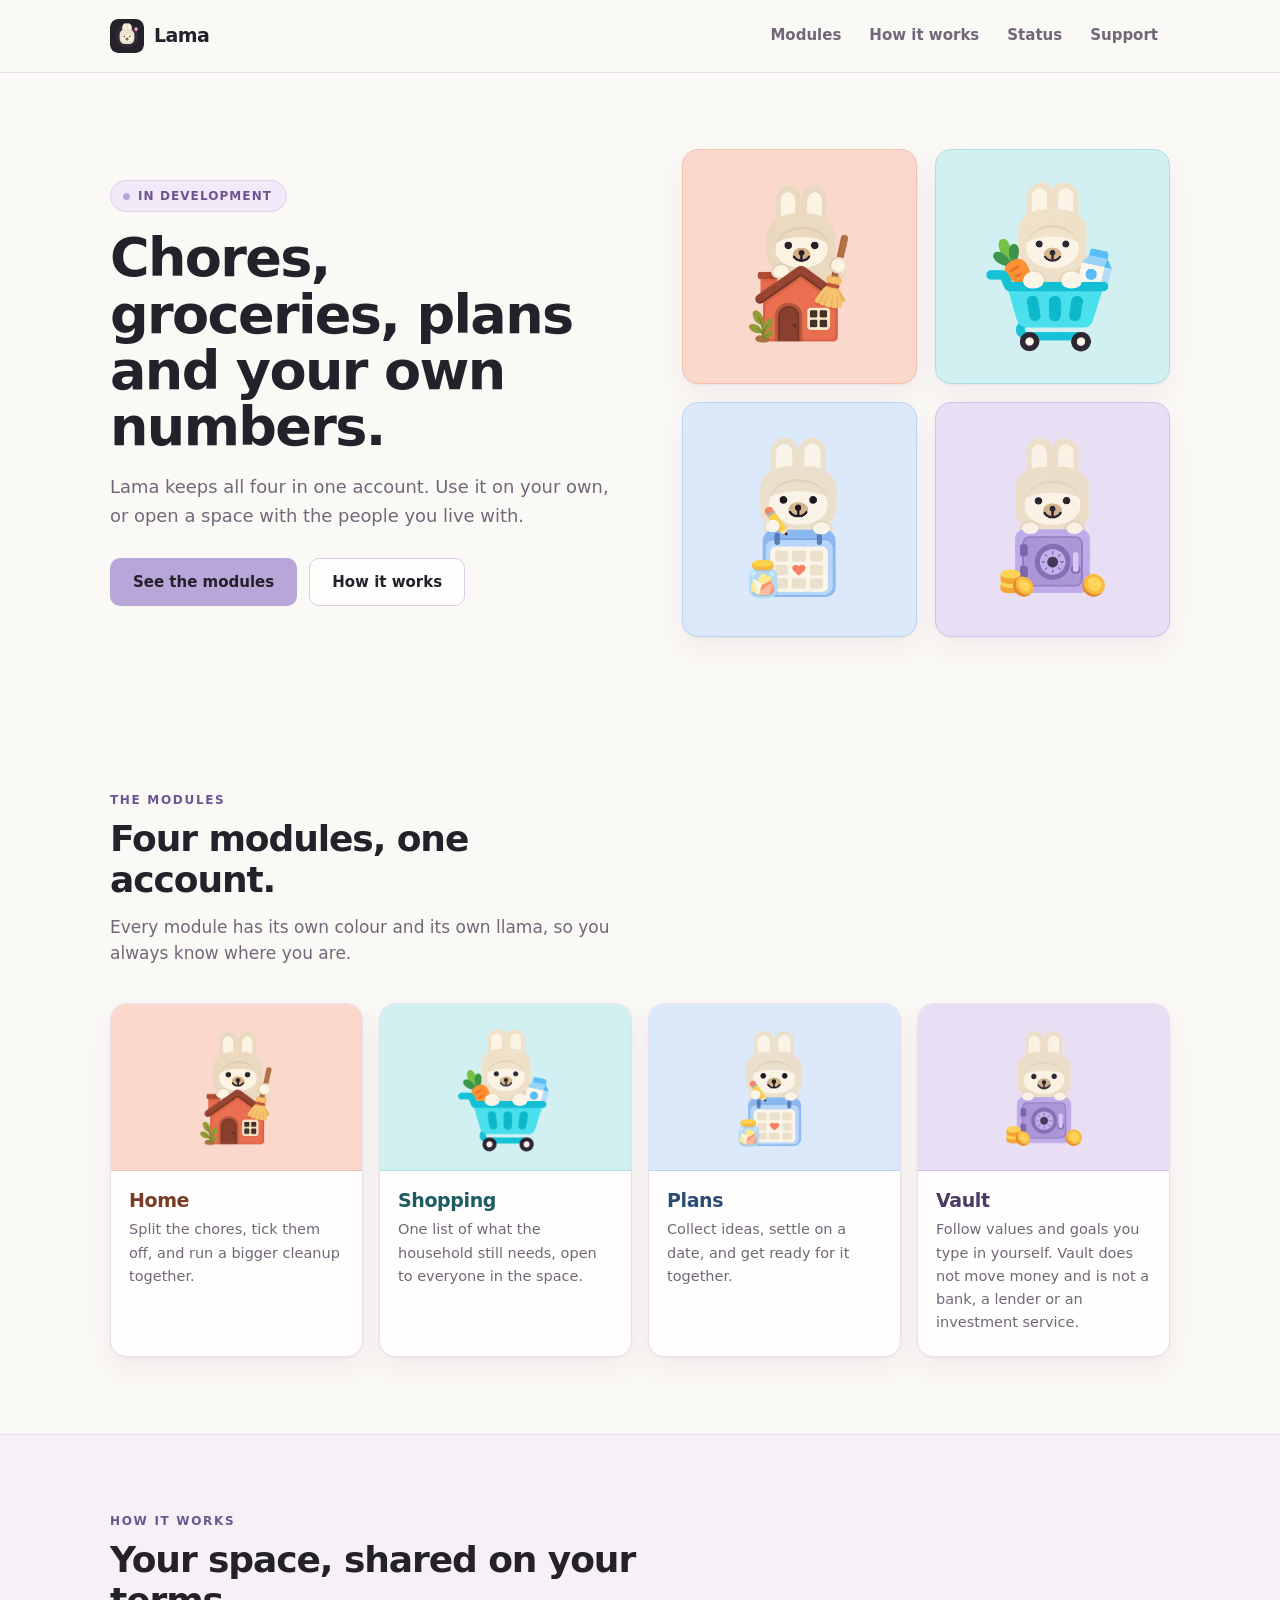
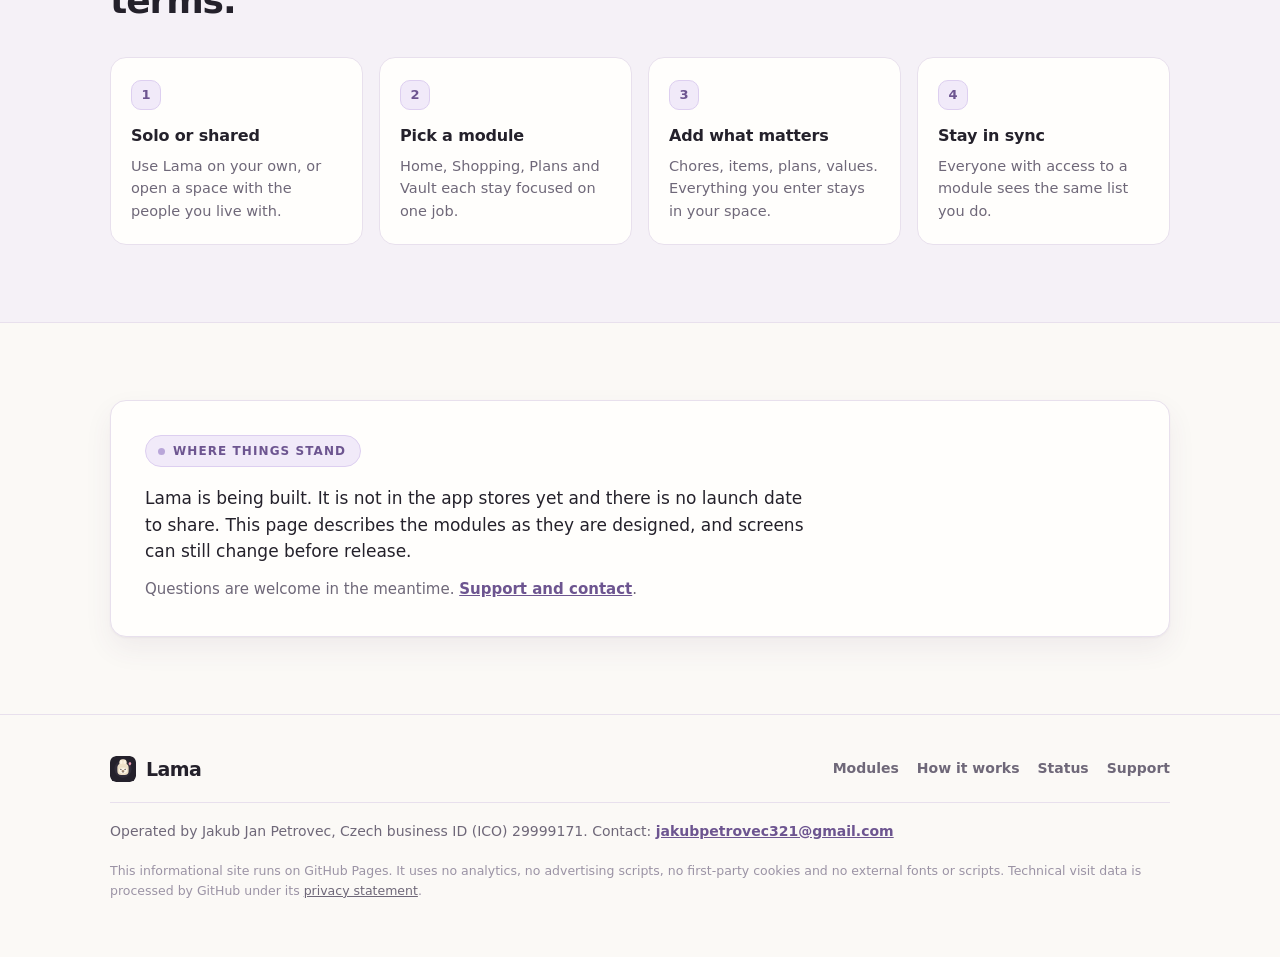
<file: index.html>
<!doctype html>
<html lang="en">
<head>
<meta charset="utf-8">
<meta name="viewport" content="width=device-width,initial-scale=1">
<meta name="description" content="Lama keeps chores, the shopping list, shared plans and a vault of your own values in one account. Use it alone or share a space with the people you live with.">
<meta name="theme-color" content="#FBF9F6" media="(prefers-color-scheme: light)">
<meta name="theme-color" content="#24212B" media="(prefers-color-scheme: dark)">
<title>Lama: chores, shopping, plans and your vault in one app</title>
<link rel="icon" href="/assets/lama-icon.svg" type="image/svg+xml">
<link rel="stylesheet" href="/style.css?v=20260908-grid2">
</head>
<body>
<a class="skip" href="#main">Skip to content</a>

<header class="topbar">
  <div class="shell nav">
    <a class="brand" href="/" aria-label="Lama, home">
      <img class="brand-mark" src="/assets/lama-icon.svg" alt="" width="34" height="34">
      <span>Lama</span>
    </a>
    <nav class="navlinks" aria-label="Sections">
      <a href="#modules">Modules</a>
      <a href="#how">How it works</a>
      <a href="#status">Status</a>
      <a href="/support/">Support</a>
    </nav>
  </div>
</header>

<main id="main">
  <section class="shell hero">
    <div class="hero-copy">
      <p class="badge"><span class="badge-dot" aria-hidden="true"></span>In development</p>
      <h1>Chores, groceries, plans and your own numbers.</h1>
      <p class="lede">Lama keeps all four in one account. Use it on your own, or open a space with the people you live with.</p>
      <div class="actions">
        <a class="button" href="#modules">See the modules</a>
        <a class="button button-quiet" href="#how">How it works</a>
      </div>
    </div>
    <nav class="hero-art" aria-label="Explore Lama modules">
      <a class="tile tile-home" href="#module-home" aria-label="Explore Home"><img src="/assets/lama-home-painted.png" alt="" width="220" height="220"></a>
      <a class="tile tile-shopping" href="#module-shopping" aria-label="Explore Shopping"><img src="/assets/lama-shopping-app-v3.png" alt="" width="220" height="220"></a>
      <a class="tile tile-plans" href="#module-plans" aria-label="Explore Plans"><img src="/assets/lama-plans-painted.png" alt="" width="220" height="220"></a>
      <a class="tile tile-vault" href="#module-vault" aria-label="Explore Vault"><img src="/assets/lama-vault-app-v3.png" alt="" width="220" height="220"></a>
    </nav>
  </section>

  <section id="modules" class="shell section">
    <div class="section-head">
      <p class="eyebrow">The modules</p>
      <h2>Four modules, one account.</h2>
      <p class="section-lede">Every module has its own colour and its own llama, so you always know where you are.</p>
    </div>
    <div class="modules">
      <article id="module-home" class="module module-home">
        <div class="module-band">
          <img src="/assets/lama-home-painted.png" alt="The Lama home llama sitting on a house with a broom" width="200" height="200" loading="lazy">
        </div>
        <div class="module-body">
          <h3>Home</h3>
          <p>Split the chores, tick them off, and run a bigger cleanup together.</p>
        </div>
      </article>
      <article id="module-shopping" class="module module-shopping">
        <div class="module-band">
          <img src="/assets/lama-shopping-app-v3.png" alt="The Lama shopping llama riding in a full cart" width="200" height="200" loading="lazy">
        </div>
        <div class="module-body">
          <h3>Shopping</h3>
          <p>One list of what the household still needs, open to everyone in the space.</p>
        </div>
      </article>
      <article id="module-plans" class="module module-plans">
        <div class="module-band">
          <img src="/assets/lama-plans-painted.png" alt="The Lama plans llama holding a pencil next to a calendar" width="200" height="200" loading="lazy">
        </div>
        <div class="module-body">
          <h3>Plans</h3>
          <p>Collect ideas, settle on a date, and get ready for it together.</p>
        </div>
      </article>
      <article id="module-vault" class="module module-vault">
        <div class="module-band">
          <img src="/assets/lama-vault-app-v3.png" alt="The Lama vault llama leaning on a safe" width="200" height="200" loading="lazy">
        </div>
        <div class="module-body">
          <h3>Vault</h3>
          <p>Follow values and goals you type in yourself. Vault does not move money and is not a bank, a lender or an investment service.</p>
        </div>
      </article>
    </div>
  </section>

  <section id="how" class="section section-soft">
    <div class="shell">
      <div class="section-head">
        <p class="eyebrow">How it works</p>
        <h2>Your space, shared on your terms.</h2>
      </div>
      <ol class="loop" role="list">
        <li class="loop-step">
          <b>Solo or shared</b>
          <p>Use Lama on your own, or open a space with the people you live with.</p>
        </li>
        <li class="loop-step">
          <b>Pick a module</b>
          <p>Home, Shopping, Plans and Vault each stay focused on one job.</p>
        </li>
        <li class="loop-step">
          <b>Add what matters</b>
          <p>Chores, items, plans, values. Everything you enter stays in your space.</p>
        </li>
        <li class="loop-step">
          <b>Stay in sync</b>
          <p>Everyone with access to a module sees the same list you do.</p>
        </li>
      </ol>
    </div>
  </section>

  <section id="status" class="shell section">
    <div class="status">
      <p class="badge"><span class="badge-dot" aria-hidden="true"></span>Where things stand</p>
      <p class="status-text">Lama is being built. It is not in the app stores yet and there is no launch date to share. This page describes the modules as they are designed, and screens can still change before release.</p>
      <p class="status-note">Questions are welcome in the meantime. <a href="/support/">Support and contact</a>.</p>
    </div>
  </section>
</main>

<footer class="footer">
  <div class="shell footer-inner">
    <div class="footer-top">
      <a class="brand" href="/">
        <img class="brand-mark" src="/assets/lama-icon.svg" alt="" width="26" height="26">
        <span>Lama</span>
      </a>
      <nav class="footer-links" aria-label="Footer">
        <a href="#modules">Modules</a>
        <a href="#how">How it works</a>
        <a href="#status">Status</a>
        <a href="/support/">Support</a>
      </nav>
    </div>
    <p class="footer-operator">
      Operated by Jakub Jan Petrovec, Czech business ID (ICO) 29999171.
      Contact: <a href="mailto:jakubpetrovec321@gmail.com">jakubpetrovec321@gmail.com</a>
    </p>
    <small>This informational site runs on GitHub Pages. It uses no analytics, no advertising scripts, no first-party cookies and no external fonts or scripts. Technical visit data is processed by GitHub under its <a href="https://docs.github.com/en/site-policy/privacy-policies/github-general-privacy-statement">privacy statement</a>.</small>
  </div>
</footer>
</body>
</html>
</file>
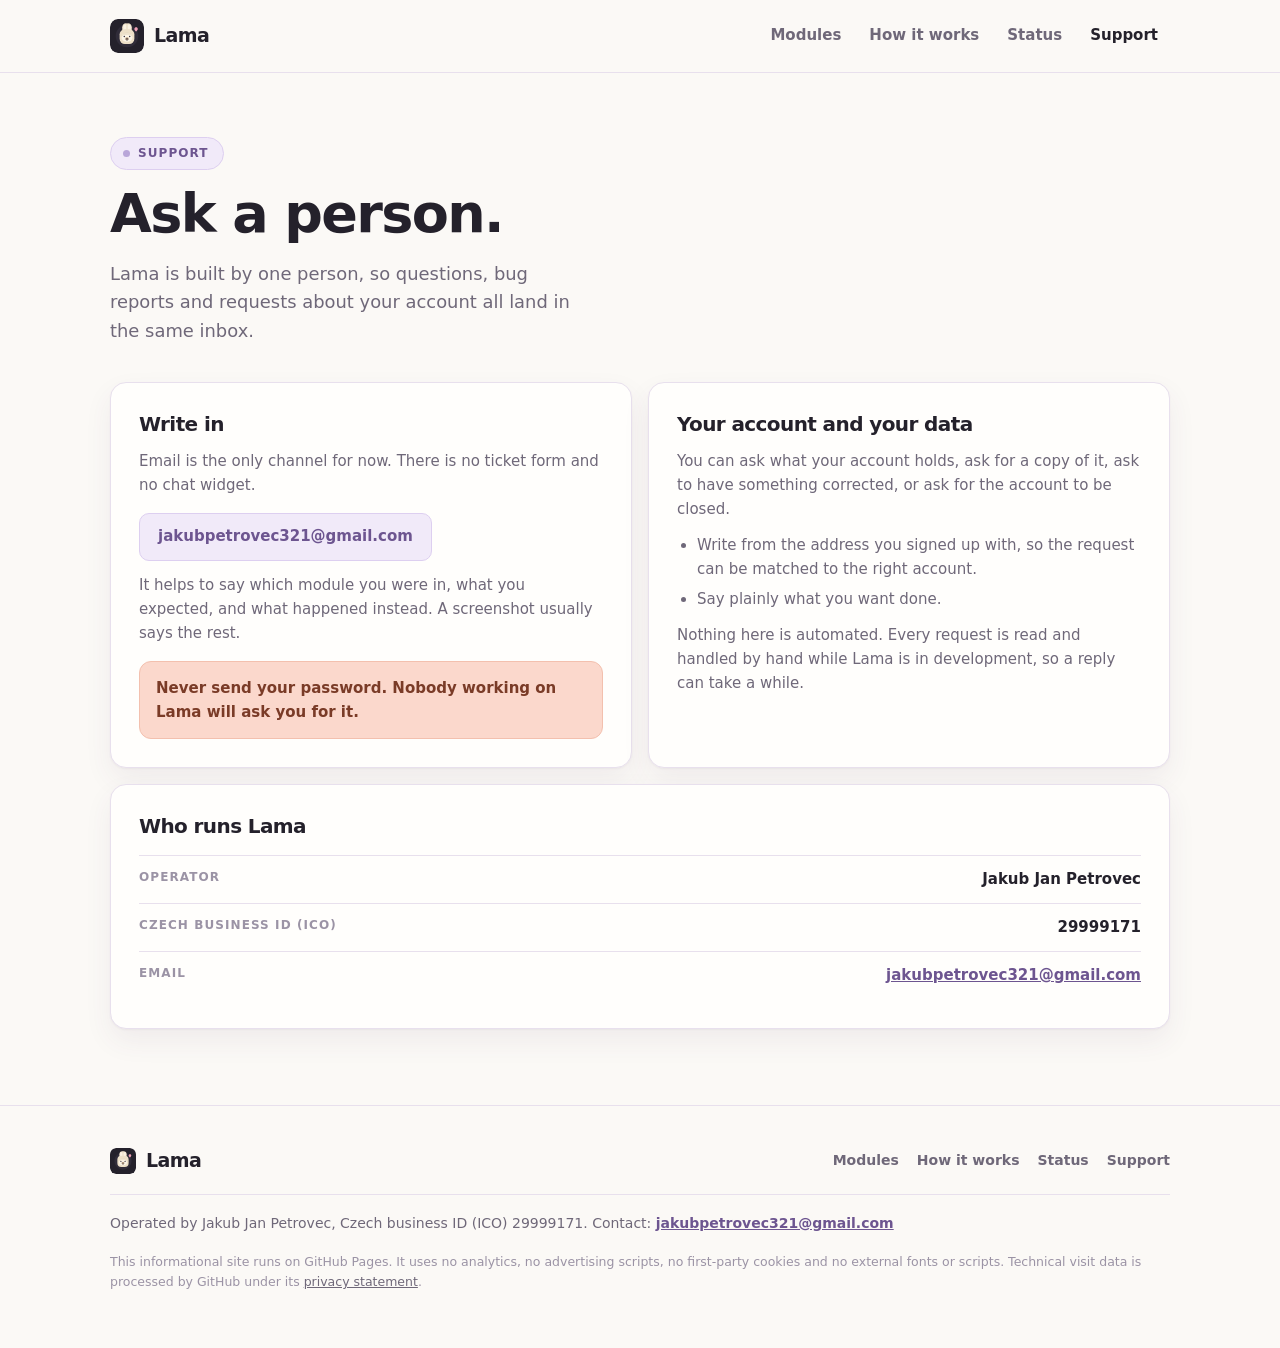
<file: support/index.html>
<!doctype html>
<html lang="en">
<head>
<meta charset="utf-8">
<meta name="viewport" content="width=device-width,initial-scale=1">
<meta name="description" content="How to reach the person behind Lama with a question, a bug report or a request about your account.">
<meta name="theme-color" content="#FBF9F6" media="(prefers-color-scheme: light)">
<meta name="theme-color" content="#24212B" media="(prefers-color-scheme: dark)">
<title>Support and contact for Lama</title>
<link rel="icon" href="/assets/lama-icon.svg" type="image/svg+xml">
<link rel="stylesheet" href="/style.css?v=20260908-grid2">
</head>
<body>
<a class="skip" href="#main">Skip to content</a>

<header class="topbar">
  <div class="shell nav">
    <a class="brand" href="/" aria-label="Lama, home">
      <img class="brand-mark" src="/assets/lama-icon.svg" alt="" width="34" height="34">
      <span>Lama</span>
    </a>
    <nav class="navlinks" aria-label="Sections">
      <a href="/#modules">Modules</a>
      <a href="/#how">How it works</a>
      <a href="/#status">Status</a>
      <a href="/support/" aria-current="page">Support</a>
    </nav>
  </div>
</header>

<main id="main">
  <section class="shell page">
    <div class="page-head">
      <p class="badge"><span class="badge-dot" aria-hidden="true"></span>Support</p>
      <h1>Ask a person.</h1>
      <p class="lede">Lama is built by one person, so questions, bug reports and requests about your account all land in the same inbox.</p>
    </div>

    <div class="panels">
      <section class="panel">
        <h2>Write in</h2>
        <p>Email is the only channel for now. There is no ticket form and no chat widget.</p>
        <a class="mail" href="mailto:jakubpetrovec321@gmail.com">jakubpetrovec321@gmail.com</a>
        <p>It helps to say which module you were in, what you expected, and what happened instead. A screenshot usually says the rest.</p>
        <p class="warn">Never send your password. Nobody working on Lama will ask you for it.</p>
      </section>

      <section class="panel">
        <h2>Your account and your data</h2>
        <p>You can ask what your account holds, ask for a copy of it, ask to have something corrected, or ask for the account to be closed.</p>
        <ul>
          <li>Write from the address you signed up with, so the request can be matched to the right account.</li>
          <li>Say plainly what you want done.</li>
        </ul>
        <p>Nothing here is automated. Every request is read and handled by hand while Lama is in development, so a reply can take a while.</p>
      </section>

      <section class="panel panel-wide">
        <h2>Who runs Lama</h2>
        <dl class="facts">
          <div>
            <dt>Operator</dt>
            <dd>Jakub Jan Petrovec</dd>
          </div>
          <div>
            <dt>Czech business ID (ICO)</dt>
            <dd>29999171</dd>
          </div>
          <div>
            <dt>Email</dt>
            <dd><a href="mailto:jakubpetrovec321@gmail.com">jakubpetrovec321@gmail.com</a></dd>
          </div>
        </dl>
      </section>
    </div>
  </section>
</main>

<footer class="footer">
  <div class="shell footer-inner">
    <div class="footer-top">
      <a class="brand" href="/">
        <img class="brand-mark" src="/assets/lama-icon.svg" alt="" width="26" height="26">
        <span>Lama</span>
      </a>
      <nav class="footer-links" aria-label="Footer">
        <a href="/#modules">Modules</a>
        <a href="/#how">How it works</a>
        <a href="/#status">Status</a>
        <a href="/support/">Support</a>
      </nav>
    </div>
    <p class="footer-operator">
      Operated by Jakub Jan Petrovec, Czech business ID (ICO) 29999171.
      Contact: <a href="mailto:jakubpetrovec321@gmail.com">jakubpetrovec321@gmail.com</a>
    </p>
    <small>This informational site runs on GitHub Pages. It uses no analytics, no advertising scripts, no first-party cookies and no external fonts or scripts. Technical visit data is processed by GitHub under its <a href="https://docs.github.com/en/site-policy/privacy-policies/github-general-privacy-statement">privacy statement</a>.</small>
  </div>
</footer>
</body>
</html>
</file>
<file: style.css>
/* Lama informational site.
   Light and dark are the same layout with a different set of custom properties.
   No external fonts, no scripts, no tracking. */

:root {
  color-scheme: light dark;

  --paper: #FBF9F6;
  --paper-raised: #FFFEFC;
  --paper-sunken: #F5F1F7;
  --ink: #24212B;
  --ink-soft: #6F6879;
  --ink-faint: #9B93A5;
  --line: #E8E0ED;
  --line-strong: #D8CDE2;
  --focus: #A88DCE;

  --accent: #B9A6D9;
  --accent-soft: #F1EAF9;
  --accent-line: #DDCFF0;
  --accent-ink: #6D5590;

  --home: #FBD8CC;
  --home-line: #F3C0AE;
  --home-ink: #7A3B27;
  --shopping: #D2F0F1;
  --shopping-line: #ADE0E2;
  --shopping-ink: #1D5C63;
  --plans: #DCE9FB;
  --plans-line: #BCD4F3;
  --plans-ink: #2A4C77;
  --vault: #E9DFF5;
  --vault-line: #D3C2EB;
  --vault-ink: #4A3B66;

  --r-card: 16px;
  --r-inner: 12px;
  --r-chip: 10px;
  --r-pill: 999px;

  --shadow-card: 0 1px 2px rgba(80, 62, 100, 0.05), 0 12px 28px rgba(80, 62, 100, 0.07);
  --shadow-lift: 0 2px 4px rgba(80, 62, 100, 0.06), 0 20px 40px rgba(80, 62, 100, 0.12);

  --gutter: 20px;
  --shell: 1060px;
  --bar: 72px;
}

@media (prefers-color-scheme: dark) {
  :root {
    --paper: #24212B;
    --paper-raised: #302C39;
    --paper-sunken: #1B1921;
    --ink: #FFF8E8;
    --ink-soft: #B9ACC9;
    --ink-faint: #8E819E;
    --line: #443D4D;
    --line-strong: #574C63;
    --focus: #D1BDF2;

    --accent: #B7A1DB;
    --accent-soft: #3A3247;
    --accent-line: #5B4A73;
    --accent-ink: #C5B5E6;

    --home: #4A2F26;
    --home-line: #74483A;
    --home-ink: #F3C3B0;
    --shopping: #1E4247;
    --shopping-line: #336269;
    --shopping-ink: #A9E2E6;
    --plans: #26364F;
    --plans-line: #3F5678;
    --plans-ink: #C0D6F3;
    --vault: #3A3247;
    --vault-line: #5B4A73;
    --vault-ink: #C5B5E6;

    --shadow-card: 0 1px 2px rgba(8, 6, 12, 0.4), 0 12px 28px rgba(8, 6, 12, 0.35);
    --shadow-lift: 0 2px 4px rgba(8, 6, 12, 0.45), 0 20px 40px rgba(8, 6, 12, 0.45);
  }
}

* { box-sizing: border-box; }

html {
  scroll-behavior: smooth;
  background: var(--paper);
  -webkit-text-size-adjust: 100%;
}

body {
  margin: 0;
  background: var(--paper);
  color: var(--ink);
  font-family: -apple-system, BlinkMacSystemFont, "Segoe UI", Roboto, system-ui, sans-serif;
  font-size: 16px;
  line-height: 1.55;
}

img { max-width: 100%; display: block; }
a { color: inherit; }
p { margin: 0 0 12px; }

:focus-visible {
  outline: 3px solid var(--focus);
  outline-offset: 3px;
  border-radius: 6px;
}

.skip {
  position: absolute;
  left: -9999px;
  top: 8px;
  background: var(--paper-raised);
  border: 1px solid var(--line-strong);
  border-radius: var(--r-chip);
  font-weight: 700;
  padding: 10px 16px;
  z-index: 20;
}
.skip:focus { left: 16px; }

.shell {
  width: min(var(--shell), calc(100% - 2 * var(--gutter)));
  margin-inline: auto;
}

section[id], article[id] { scroll-margin-top: calc(var(--bar) + 12px); }

/* ------------------------------------------------------------------ top bar */

.topbar {
  background: var(--paper);
  border-bottom: 1px solid var(--line);
  position: sticky;
  top: 0;
  z-index: 10;
}

.nav {
  align-items: center;
  display: flex;
  gap: 24px;
  height: var(--bar);
  justify-content: space-between;
}

.brand {
  align-items: center;
  display: flex;
  font-size: 19px;
  font-weight: 800;
  gap: 10px;
  letter-spacing: -0.03em;
  text-decoration: none;
}
.brand-mark { border-radius: 24%; }

.navlinks {
  color: var(--ink-soft);
  display: flex;
  font-size: 15px;
  font-weight: 600;
  gap: 4px;
}
.navlinks a {
  border-radius: var(--r-chip);
  padding: 8px 12px;
  text-decoration: none;
  transition: background-color 160ms ease, color 160ms ease;
}
.navlinks a:hover {
  background: var(--accent-soft);
  color: var(--accent-ink);
}
.navlinks a[aria-current="page"] { color: var(--ink); }

/* ---------------------------------------------------------------- type scale */

h1, h2, h3 { margin: 0; letter-spacing: -0.03em; }

h1 {
  font-size: clamp(34px, 5.6vw, 54px);
  line-height: 1.04;
  margin: 18px 0 18px;
  max-width: 15ch;
}

h2 {
  font-size: clamp(26px, 3.4vw, 36px);
  line-height: 1.12;
}

h3 {
  font-size: 19px;
  letter-spacing: -0.02em;
  line-height: 1.25;
  margin-bottom: 6px;
}

.lede {
  color: var(--ink-soft);
  font-size: clamp(17px, 1.4vw, 19px);
  line-height: 1.6;
  margin: 0;
  max-width: 46ch;
}

.eyebrow {
  color: var(--accent-ink);
  font-size: 12px;
  font-weight: 800;
  letter-spacing: 0.14em;
  margin: 0 0 10px;
  text-transform: uppercase;
}

.badge {
  align-items: center;
  background: var(--accent-soft);
  border: 1px solid var(--accent-line);
  border-radius: var(--r-pill);
  color: var(--accent-ink);
  display: inline-flex;
  font-size: 12px;
  font-weight: 800;
  gap: 8px;
  letter-spacing: 0.09em;
  margin: 0;
  padding: 6px 14px 6px 12px;
  text-transform: uppercase;
}
.badge-dot {
  background: var(--accent);
  border-radius: var(--r-pill);
  height: 7px;
  width: 7px;
}

/* ---------------------------------------------------------------- buttons */

.button {
  align-items: center;
  background: var(--accent);
  border: 1px solid transparent;
  border-radius: var(--r-chip);
  color: #24212B;
  display: inline-flex;
  font-size: 15px;
  font-weight: 700;
  justify-content: center;
  min-height: 48px;
  padding: 0 22px;
  text-decoration: none;
  transition: transform 160ms ease, box-shadow 160ms ease, background-color 160ms ease;
}
.button:hover {
  box-shadow: var(--shadow-lift);
  transform: translateY(-2px);
}
.button:active { transform: translateY(0); }

.button-quiet {
  background: var(--paper-raised);
  border-color: var(--line-strong);
  color: var(--ink);
}

/* ------------------------------------------------------------------- hero */

.hero {
  align-items: center;
  display: grid;
  gap: clamp(32px, 5vw, 64px);
  grid-template-columns: 1.02fr 0.98fr;
  padding: clamp(40px, 6vw, 76px) 0 clamp(48px, 6vw, 84px);
}

.actions {
  display: flex;
  flex-wrap: wrap;
  gap: 12px;
  margin-top: 28px;
}

.hero-art {
  display: grid;
  gap: clamp(12px, 1.6vw, 18px);
  grid-template-columns: 1fr 1fr;
}

.tile {
  align-items: center;
  aspect-ratio: 1;
  border: 1px solid var(--line);
  border-radius: var(--r-card);
  box-shadow: var(--shadow-card);
  display: flex;
  justify-content: center;
  padding: 12%;
}
.tile img { height: 100%; object-fit: contain; width: 100%; }
.tile-home { background: var(--home); border-color: var(--home-line); }
.tile-shopping { background: var(--shopping); border-color: var(--shopping-line); }
.tile-plans { background: var(--plans); border-color: var(--plans-line); }
.tile-vault { background: var(--vault); border-color: var(--vault-line); }

/* --------------------------------------------------------------- sections */

.section { padding: clamp(48px, 6vw, 80px) 0; }
.section-soft {
  background: var(--paper-sunken);
  border-top: 1px solid var(--line);
  border-bottom: 1px solid var(--line);
}

.section-head { max-width: 52ch; }
.section-lede {
  color: var(--ink-soft);
  font-size: 17px;
  margin: 14px 0 0;
}

/* ---------------------------------------------------------------- modules */

.modules {
  display: grid;
  gap: 16px;
  grid-template-columns: repeat(4, 1fr);
  margin-top: 36px;
}

/* Same shape as the card in the app: a tinted band on top, the words underneath. */
.module {
  background: var(--paper-raised);
  border: 1px solid var(--line);
  border-radius: var(--r-card);
  box-shadow: var(--shadow-card);
  display: flex;
  flex-direction: column;
  overflow: hidden;
  transition: transform 180ms ease, box-shadow 180ms ease;
}
.module:hover {
  box-shadow: var(--shadow-lift);
  transform: translateY(-4px);
}

.module-band {
  align-items: center;
  border-bottom: 1px solid var(--line);
  display: flex;
  justify-content: center;
  padding: 22px 18px 16px;
}
.module-band img {
  height: clamp(96px, 11vw, 128px);
  object-fit: contain;
  width: auto;
}

.module-body { padding: 18px 18px 22px; }
.module-body p {
  color: var(--ink-soft);
  font-size: 14.5px;
  line-height: 1.6;
  margin: 0;
}

.module-home .module-band { background: var(--home); border-bottom-color: var(--home-line); }
.module-home h3 { color: var(--home-ink); }
.module-shopping .module-band { background: var(--shopping); border-bottom-color: var(--shopping-line); }
.module-shopping h3 { color: var(--shopping-ink); }
.module-plans .module-band { background: var(--plans); border-bottom-color: var(--plans-line); }
.module-plans h3 { color: var(--plans-ink); }
.module-vault .module-band { background: var(--vault); border-bottom-color: var(--vault-line); }
.module-vault h3 { color: var(--vault-ink); }

/* --------------------------------------------------------------- how it works */

.loop {
  counter-reset: step;
  display: grid;
  gap: 16px;
  grid-template-columns: repeat(4, 1fr);
  list-style: none;
  margin: 36px 0 0;
  padding: 0;
}

.loop-step {
  background: var(--paper-raised);
  border: 1px solid var(--line);
  border-radius: var(--r-card);
  padding: 22px 20px;
}
.loop-step::before {
  align-items: center;
  background: var(--accent-soft);
  border: 1px solid var(--accent-line);
  border-radius: var(--r-chip);
  color: var(--accent-ink);
  content: counter(step);
  counter-increment: step;
  display: flex;
  font-size: 13px;
  font-weight: 800;
  height: 28px;
  justify-content: center;
  margin-bottom: 14px;
  width: 28px;
}
.loop-step b {
  display: block;
  font-size: 16px;
  letter-spacing: -0.01em;
}
.loop-step p {
  color: var(--ink-soft);
  font-size: 14.5px;
  margin: 6px 0 0;
}

/* ------------------------------------------------------------------ status */

.status {
  background: var(--paper-raised);
  border: 1px solid var(--line);
  border-radius: var(--r-card);
  box-shadow: var(--shadow-card);
  padding: clamp(24px, 3vw, 34px);
}
.status-text {
  font-size: 17px;
  margin: 18px 0 0;
  max-width: 62ch;
}
.status-note {
  color: var(--ink-soft);
  font-size: 15px;
  margin: 14px 0 0;
}
.status-note a { color: var(--accent-ink); font-weight: 700; }

/* ------------------------------------------------------------------ footer */

.footer {
  border-top: 1px solid var(--line);
  padding: 40px 0 56px;
}
.footer-inner { display: flex; flex-direction: column; gap: 18px; }
.footer-top {
  align-items: center;
  display: flex;
  flex-wrap: wrap;
  gap: 16px 24px;
  justify-content: space-between;
}
.footer-links {
  color: var(--ink-soft);
  display: flex;
  flex-wrap: wrap;
  font-size: 14px;
  font-weight: 600;
  gap: 18px;
}
.footer-links a {
  text-decoration: none;
  transition: color 160ms ease;
}
.footer-links a:hover { color: var(--ink); }

.footer-operator {
  border-top: 1px solid var(--line);
  color: var(--ink-soft);
  font-size: 14px;
  margin: 0;
  padding-top: 18px;
}
.footer-operator a { color: var(--accent-ink); font-weight: 700; }

.footer small {
  color: var(--ink-faint);
  font-size: 12.5px;
  line-height: 1.6;
}
.footer small a { color: var(--ink-soft); }

/* ----------------------------------------------------------- support page */

.page { padding: clamp(40px, 5vw, 68px) 0 clamp(48px, 6vw, 80px); }
.page-head { max-width: 46ch; }
.page-head h1 { margin-top: 16px; max-width: none; }
.page-head .lede { margin-top: 16px; }

.panels {
  display: grid;
  gap: 16px;
  grid-template-columns: repeat(2, 1fr);
  margin-top: 36px;
}
.panel {
  background: var(--paper-raised);
  border: 1px solid var(--line);
  border-radius: var(--r-card);
  box-shadow: var(--shadow-card);
  padding: clamp(20px, 2.4vw, 28px);
}
.panel h2 { font-size: 20px; line-height: 1.3; }
.panel p, .panel li {
  color: var(--ink-soft);
  font-size: 15px;
  line-height: 1.6;
}
.panel p { margin: 12px 0 0; }
.panel ul { margin: 12px 0 0; padding-left: 20px; }
.panel li { margin-bottom: 6px; }
.panel-wide { grid-column: 1 / -1; }

.mail {
  align-items: center;
  background: var(--accent-soft);
  border: 1px solid var(--accent-line);
  border-radius: var(--r-chip);
  color: var(--accent-ink);
  display: inline-flex;
  font-size: 15px;
  font-weight: 700;
  margin-top: 16px;
  min-height: 48px;
  padding: 0 18px;
  text-decoration: none;
  transition: background-color 160ms ease;
  word-break: break-word;
}
.mail:hover { background: var(--paper-sunken); }

.panel .warn {
  background: var(--home);
  border: 1px solid var(--home-line);
  border-radius: var(--r-inner);
  color: var(--home-ink);
  font-size: 15px;
  font-weight: 600;
  margin-top: 16px;
  padding: 14px 16px;
}

.facts { margin: 16px 0 0; }
.facts div {
  border-top: 1px solid var(--line);
  display: flex;
  flex-wrap: wrap;
  gap: 4px 16px;
  justify-content: space-between;
  padding: 12px 0;
}
.facts dt {
  color: var(--ink-faint);
  font-size: 12px;
  font-weight: 800;
  letter-spacing: 0.09em;
  text-transform: uppercase;
}
.facts dd { font-size: 15px; font-weight: 600; margin: 0; word-break: break-word; }
.facts a { color: var(--accent-ink); }

/* ------------------------------------------------------------- adaptation */

@media (prefers-reduced-motion: reduce) {
  html { scroll-behavior: auto; }
  * { transition: none !important; }
  .button:hover, .module:hover { transform: none; }
}

@media (max-width: 900px) {
  .modules, .loop { grid-template-columns: repeat(2, 1fr); }
}

@media (max-width: 780px) {
  .hero {
    grid-template-columns: 1fr;
    padding-top: 32px;
  }
  /* Copy first on narrow screens: the headline should not sit below a screenful of llamas. */
  .hero-art {
    margin-top: 4px;
    max-width: 440px;
    width: 100%;
  }
  h1 { max-width: none; }
  .lede { max-width: none; }
  .panels { grid-template-columns: 1fr; }
}

/* The page is one short scroll and the footer repeats every link, so the narrow bar keeps
   only Support, which is the one destination that is not on this page. */
@media (max-width: 640px) {
  .navlinks { font-size: 14px; gap: 0; }
  .navlinks a:not(:last-child) { display: none; }
  .navlinks a:last-child {
    background: var(--accent-soft);
    border: 1px solid var(--accent-line);
    color: var(--accent-ink);
    padding: 9px 14px;
  }
}

@media (max-width: 460px) {
  :root { --gutter: 16px; }
  .brand { font-size: 18px; }
  .modules, .loop { grid-template-columns: 1fr; }
  .actions .button { flex: 1 1 100%; }
  .tile-shopping, .tile-plans { margin-top: 0; }
}
</file>
